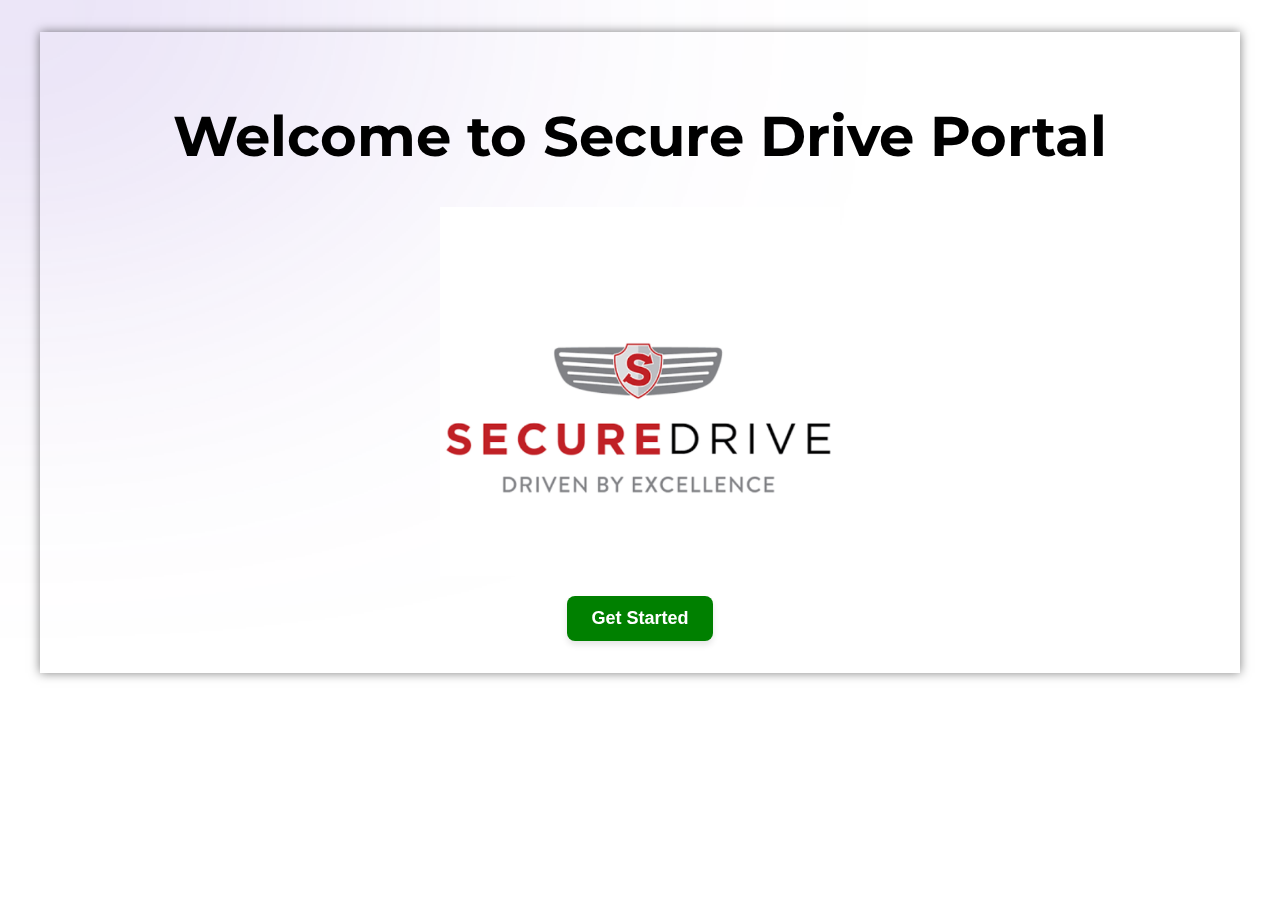
<file: index.html>
<!DOCTYPE html>
<html lang="en">
<head>
    <meta charset="UTF-8">
    <meta name="viewport" content="width=device-width, initial-scale=1.0">
    <link rel="stylesheet" href="styles.css">
    <link rel="preconnect" href="https://fonts.googleapis.com">
    <link rel="preconnect" href="https://fonts.gstatic.com" crossorigin>
    <link href="https://fonts.googleapis.com/css2?family=Montserrat:ital,wght@0,100..900;1,100..900&display=swap" rel="stylesheet">

    <link rel="icon" href="img/favicon.jpg" type="image/x-icon">
    <link rel="shortcut icon" href="img/favicon.jpg" type="image/x-icon">
    <title>Secure Drive</title>
</head>
<body>
    <div id="navbar-container"></div>

    <section id="hero">
        <div class="blob"></div>
        <h1>Welcome to Secure Drive Portal</h1>
        <img src="img/hero.png" width="400px" alt="Hero Image">
        <button onclick="window.location.href='category-picker.html'">Get Started</button>
    </section>
    

    <script src="js/nav-loader.js"></script>
    <script src="js/blob-gradient.js"></script>
</body>
</html>
</file>
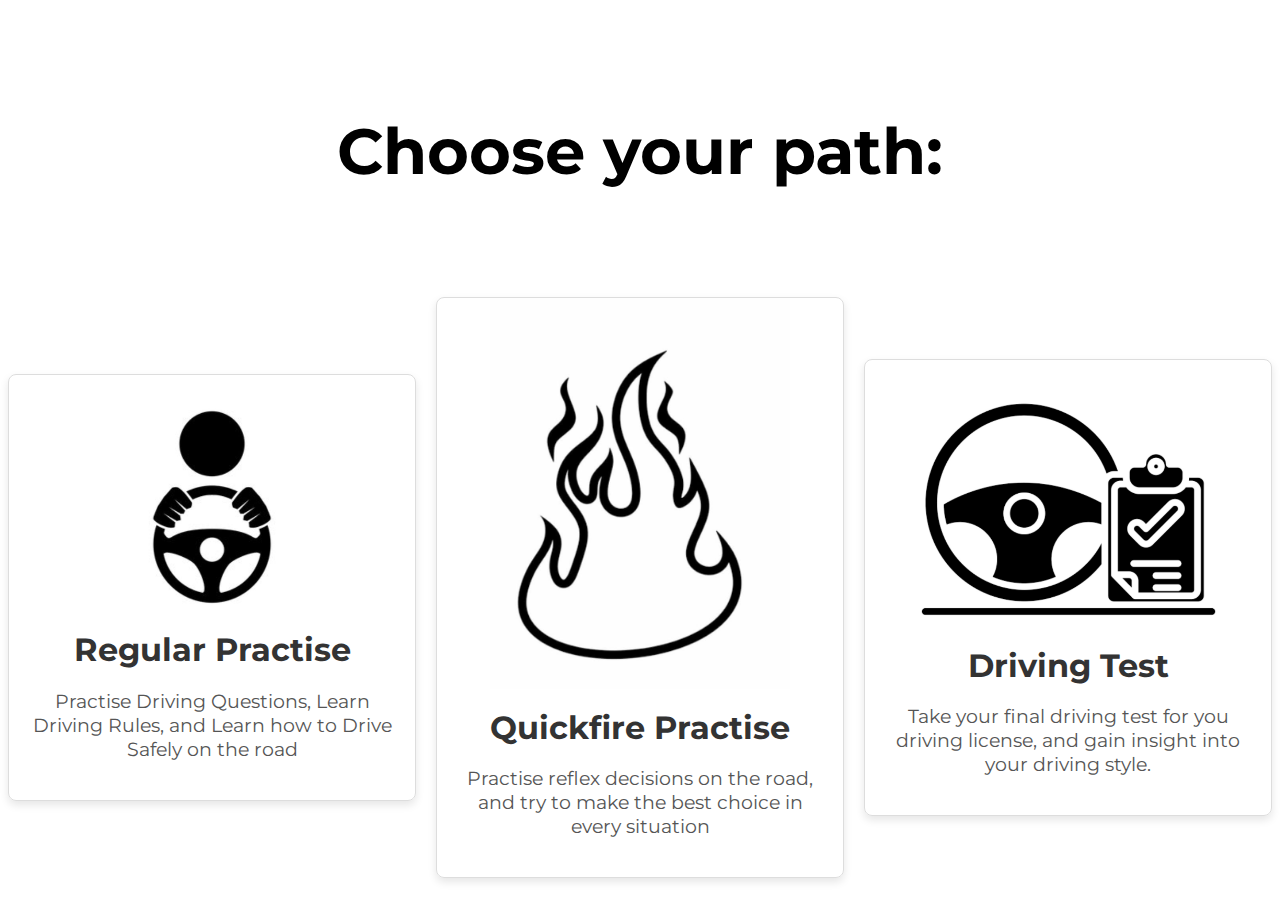
<file: category-picker.html>
<!DOCTYPE html>
<html lang="en">
<head>
    <meta charset="UTF-8">
    <meta name="viewport" content="width=device-width, initial-scale=1.0">
    <link rel="stylesheet" href="styles.css">
    <link rel="preconnect" href="https://fonts.googleapis.com">
    <link rel="preconnect" href="https://fonts.gstatic.com" crossorigin>
    <link href="https://fonts.googleapis.com/css2?family=Montserrat:ital,wght@0,100..900;1,100..900&display=swap" rel="stylesheet">

    <link rel="icon" href="img/favicon.jpg" type="image/x-icon">
    <link rel="shortcut icon" href="img/favicon.jpg" type="image/x-icon">
    <title>Secure Drive</title>
</head>
<body>
    <div id="navbar-container"></div>
    <container id="cat-pick">
    <h1>Choose your path:</h1>
    <div class="container">
        <div class="box">
            <a href="regular-practise.html">
                <img src="img/regular-practise.jpg" alt="Regular Practise">
                <h2>Regular Practise</h2>
                <p>Practise Driving Questions, Learn Driving Rules, and Learn how to Drive Safely on the road</p>
            </a>
        </div>
        <div class="box">
            <a href="quick-fire.html">
                <img src="img/quickfire.jpg" alt="Quickfire">
                <h2>Quickfire Practise</h2>
                <p>Practise reflex decisions on the road, and try to make the best choice in every situation</p>
            </a>
        </div>
        <div class="box">
            <a href="driving-test.html  ">
                <img src="img/driving-test.png" alt="Driving Test">
                <h2>Driving Test</h2>
                <p>Take your final driving test for you driving license, and gain insight into your driving style.</p>
            </a>
        </div>
    </div>
    </container>

    <script src="js/nav-loader.js"></script>
</body>
</html>
</file>
<file: styles.css>
:root{
    font-family: "Montserrat", sans-serif;
    font-optical-sizing: auto;
}

#hero {
    display: flex;
    flex-direction: column;
    align-items: center;
    text-align: center;
    box-shadow: 0px 0px 10px rgba(0, 0, 0, 0.5);
    padding: 2rem; 
    margin: 2rem; 
}

#hero > div {
    display: flex;
    justify-content: space-between;
    width: 100%;
    max-width: 800px;
    margin: 0 auto;
}

#hero h1 {
    flex: 1;
    text-align: left;
    font-size: 3.5rem;
}

#hero img {
    flex: 1;
    max-width: 100%;

}

#hero button {
    margin-top: 20px;
    padding: 10px 20px;
    font-size: 16px;
    cursor: pointer;
}

#hero button {
    background-color: green;
    color: white;
    padding: 12px 24px;
    border: none;
    border-radius: 8px; 
    font-size: 18px; 
    font-weight: bold;
    cursor: pointer;
    box-shadow: 0 4px 6px rgba(0, 0, 0, 0.1);
    transition: background-color 0.3s, transform 0.3s;
}

#hero button:hover {
    background-color: darkgreen;
    transform: translateY(-2px);
    box-shadow: 0 6px 10px rgba(0, 0, 0, 0.15);
}

#hero button:active {
    background-color: #004080;
    transform: translateY(0);
    box-shadow: 0 4px 6px rgba(0, 0, 0, 0.1);
}

.blob {
    opacity: var(--blob-opacity);
    display: flex;
    justify-content: center;
    align-items: center;
    width: 100px;
    height: 100px;
    border-radius: 100%;
    background-image: linear-gradient(blue 10%, #D46677);
    filter: blur(250px);
    transition: all 450ms ease-out;
    position: fixed;
    pointer-events: none;
    left: 0;
    top: 0;
    transform: translate(calc(-50% + 15px), -50%);
    z-index: -1;
  }

  
#cat-pick .container {
    display: flex;
    align-items: center;
    justify-content: center;
    gap: 20px;
}

#cat-pick h1{
    margin-top: 7rem;   
    font-size: 4rem;
    text-align: center;
}

#cat-pick .box {
    width: 500px;
    margin-top: 4rem;
    text-align: center;
    border: 1px solid #ddd;
    border-radius: 8px;
    overflow: hidden;
    box-shadow: 0 4px 8px rgba(0, 0, 0, 0.1);
    transition: transform 0.2s, box-shadow 0.2s;
}
#cat-pick .box:hover {
    transform: translateY(-5px);
    box-shadow: 0 8px 16px rgba(0, 0, 0, 0.2);
}
#cat-pick .box a {
    text-decoration: none;
    color: inherit;
    display: block;
}
#cat-pick .box img {
    width: 300px;
    height: auto;
}
#cat-pick .box h2 {
    margin: 15px 0;
    font-size: 2rem;
    color: #333;
}

#cat-pick .box p {
    padding: 0 20px 20px;
    font-size: 1.2rem;
    color: #555;
}

/* Basic styling for the quiz */

#quiz-container {
    font-size: 1.5rem;
    max-width: 600px;
    margin: 0 auto;
    padding: 20px;
    margin-top: 4rem;
}

.question {
    margin-bottom: 20px;
}

.question img {
    width: 50px; /* Adjust size as needed */
    height: 50px;
    margin-right: 10px;
    vertical-align: middle;
}

ul {
    list-style-type: none;
    padding: 0;
}

ul li {
    margin: 10px 0;
    cursor: pointer;
}

ul li:hover {
    background-color: #f0f0f0;
}
</file>
